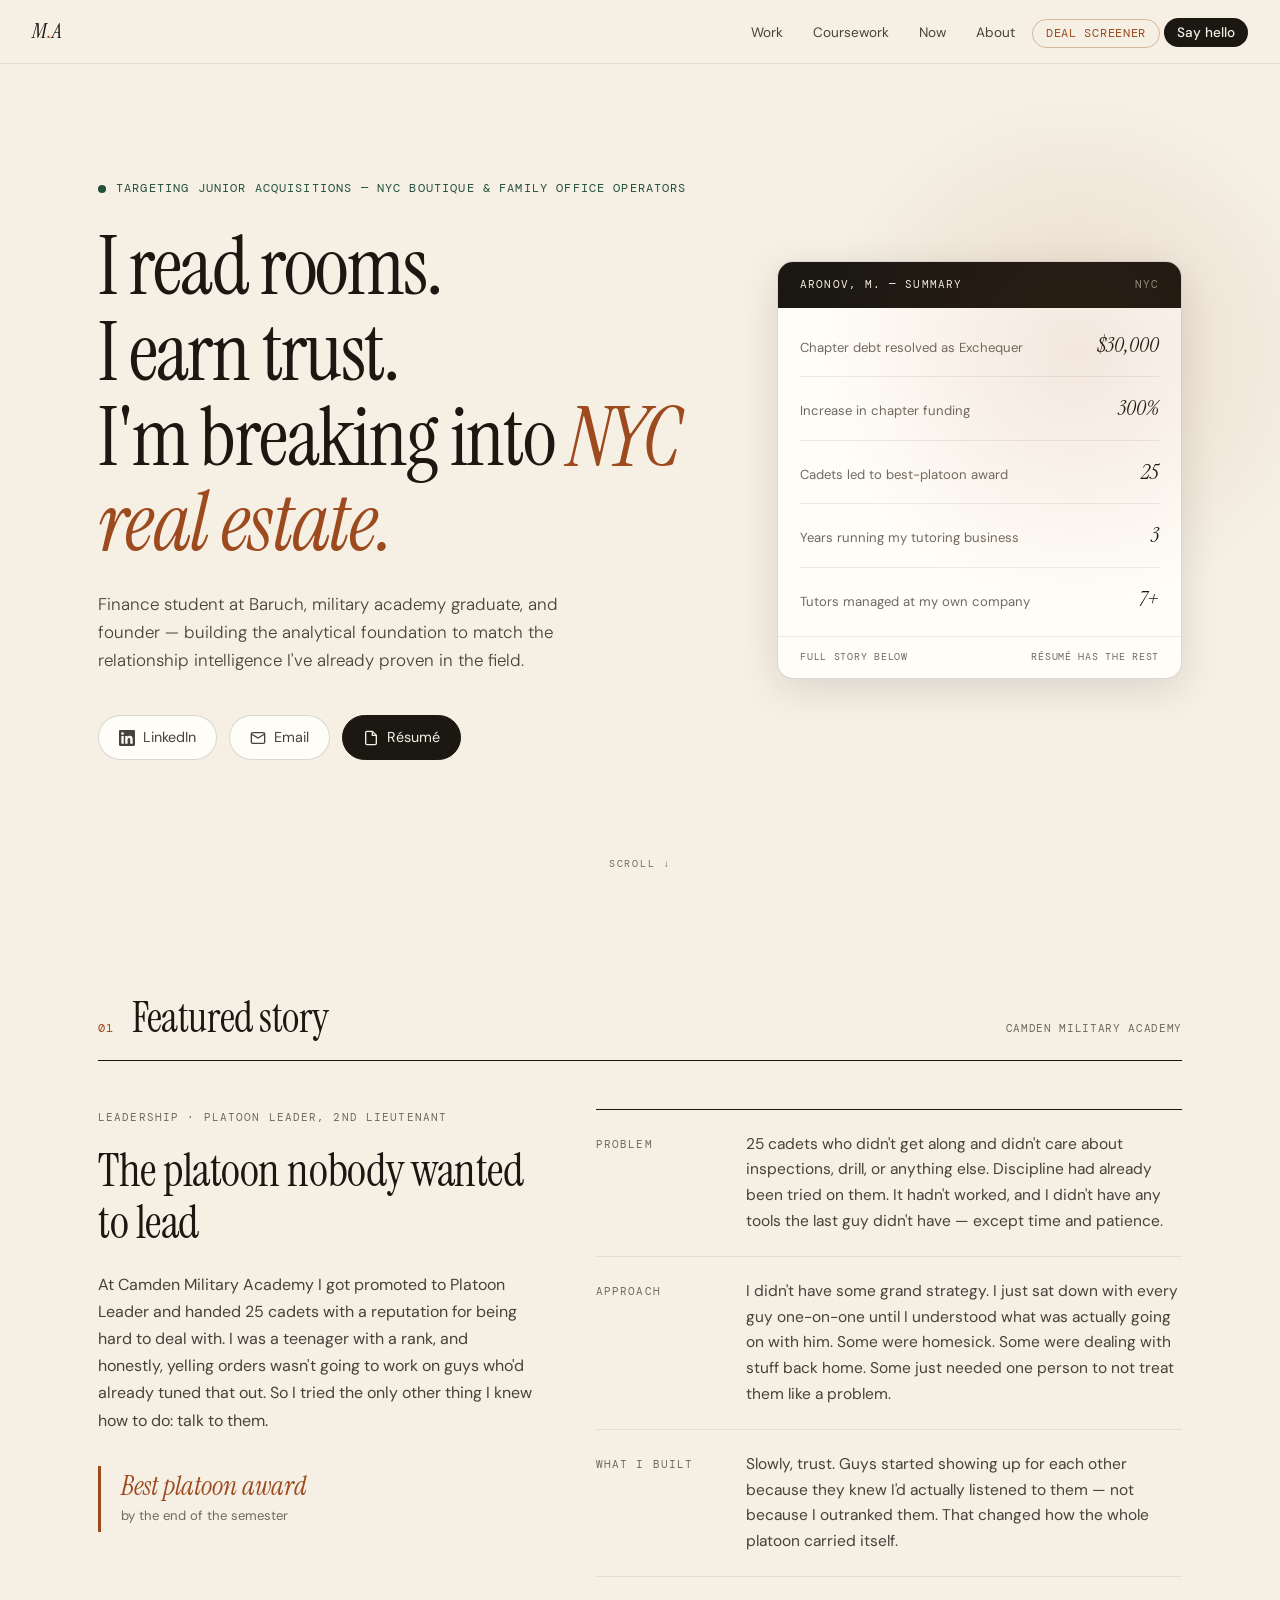
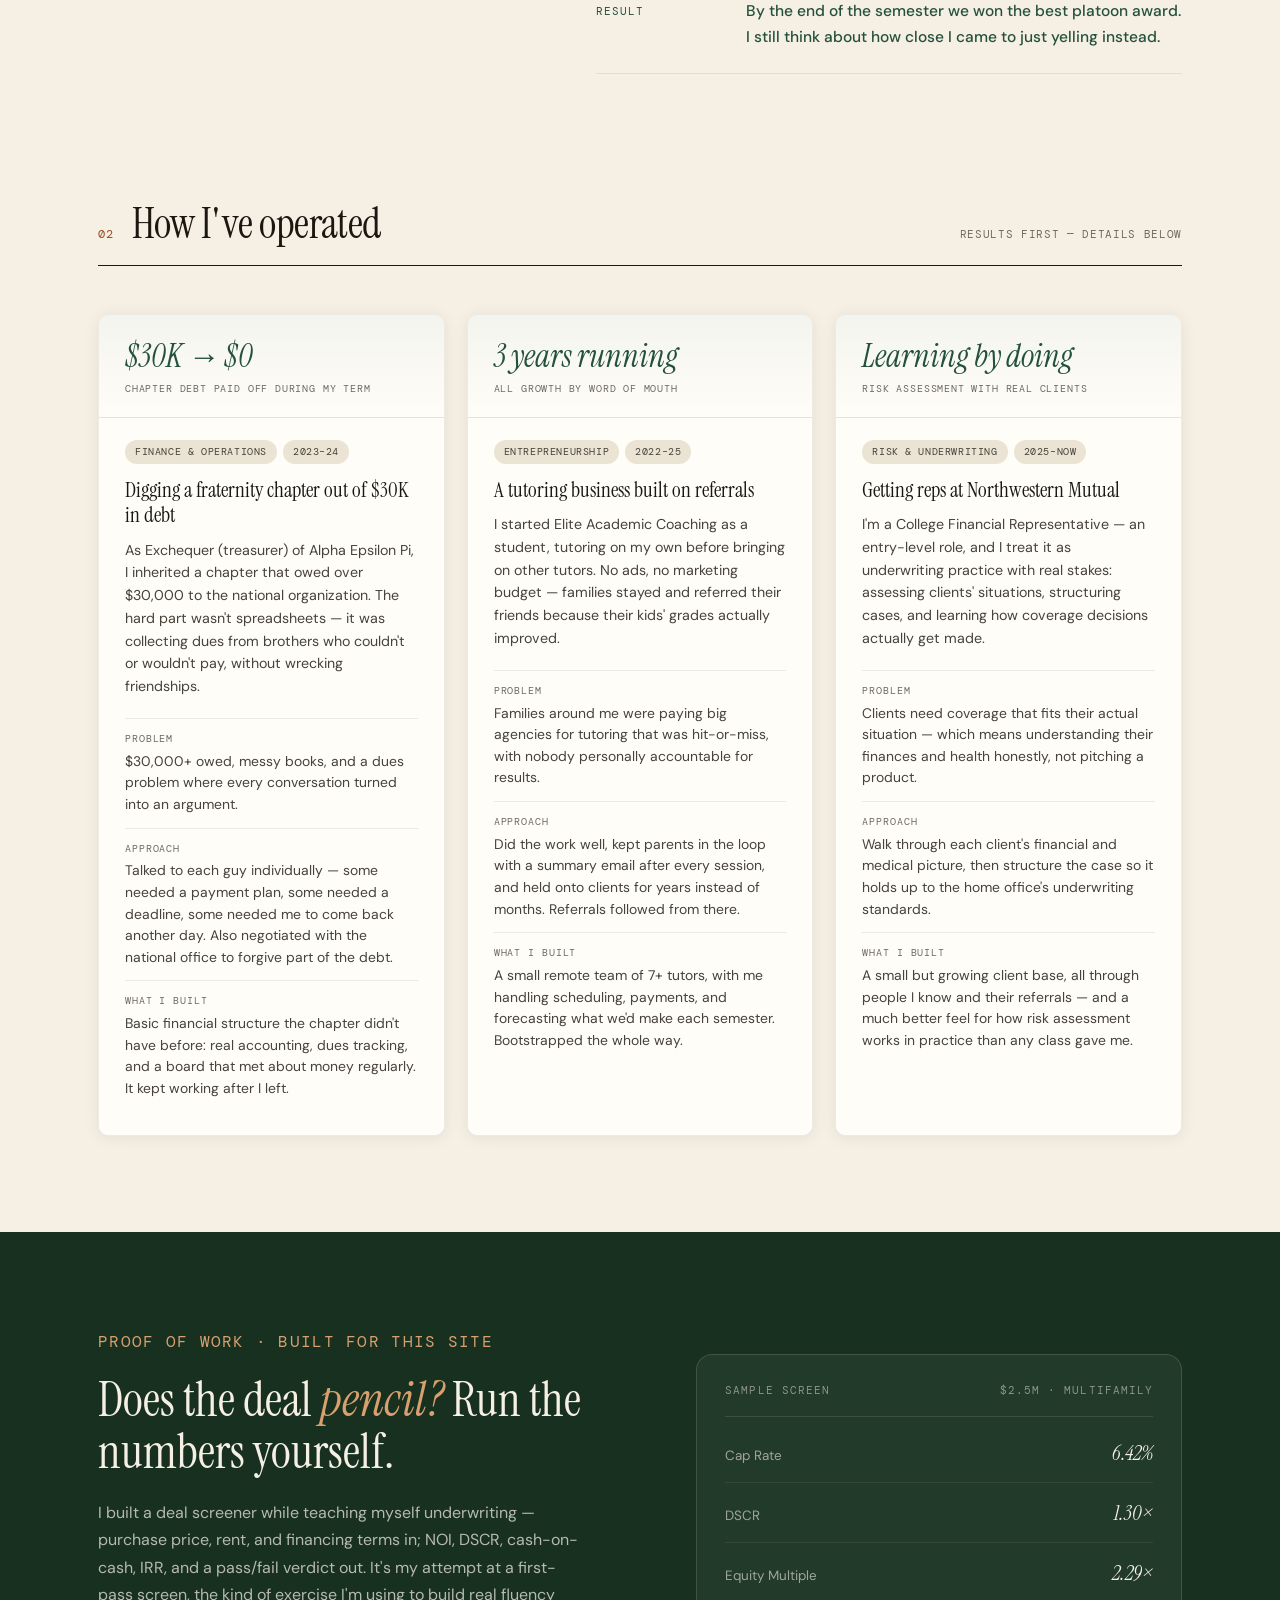
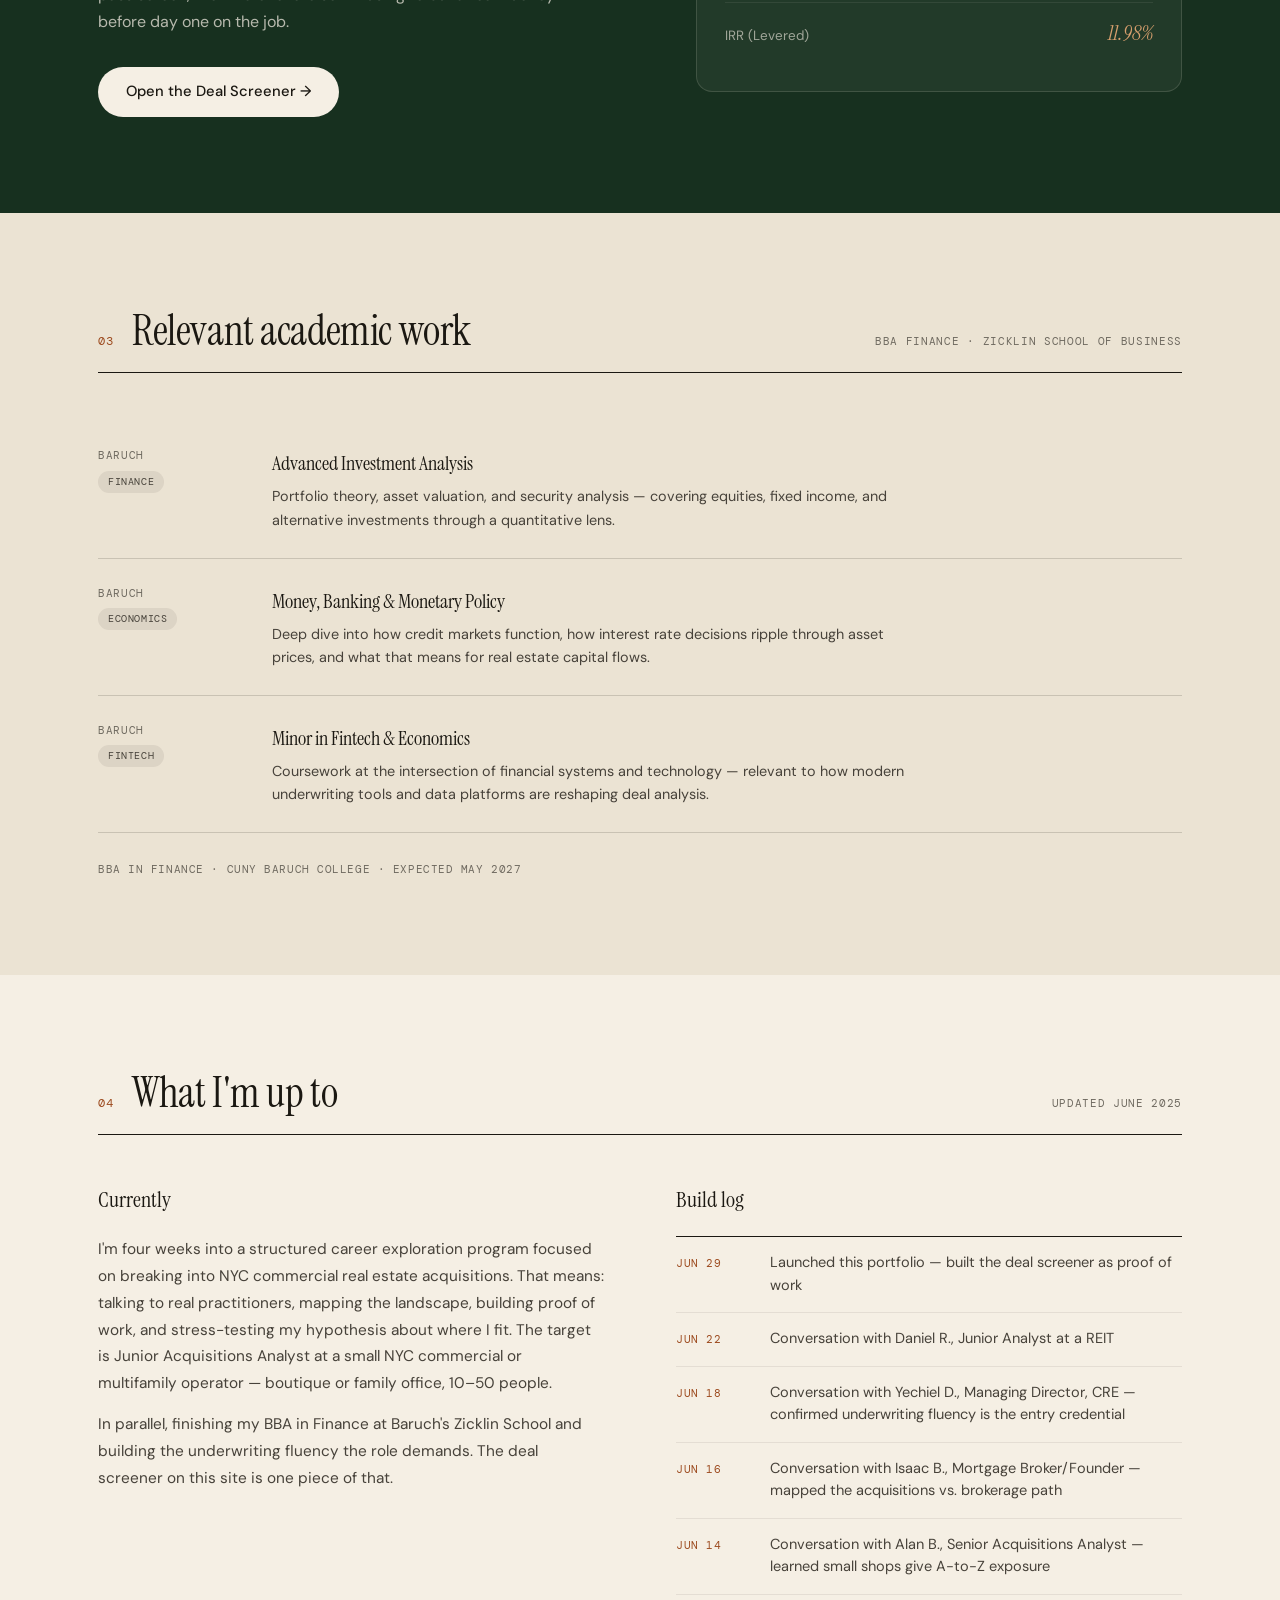
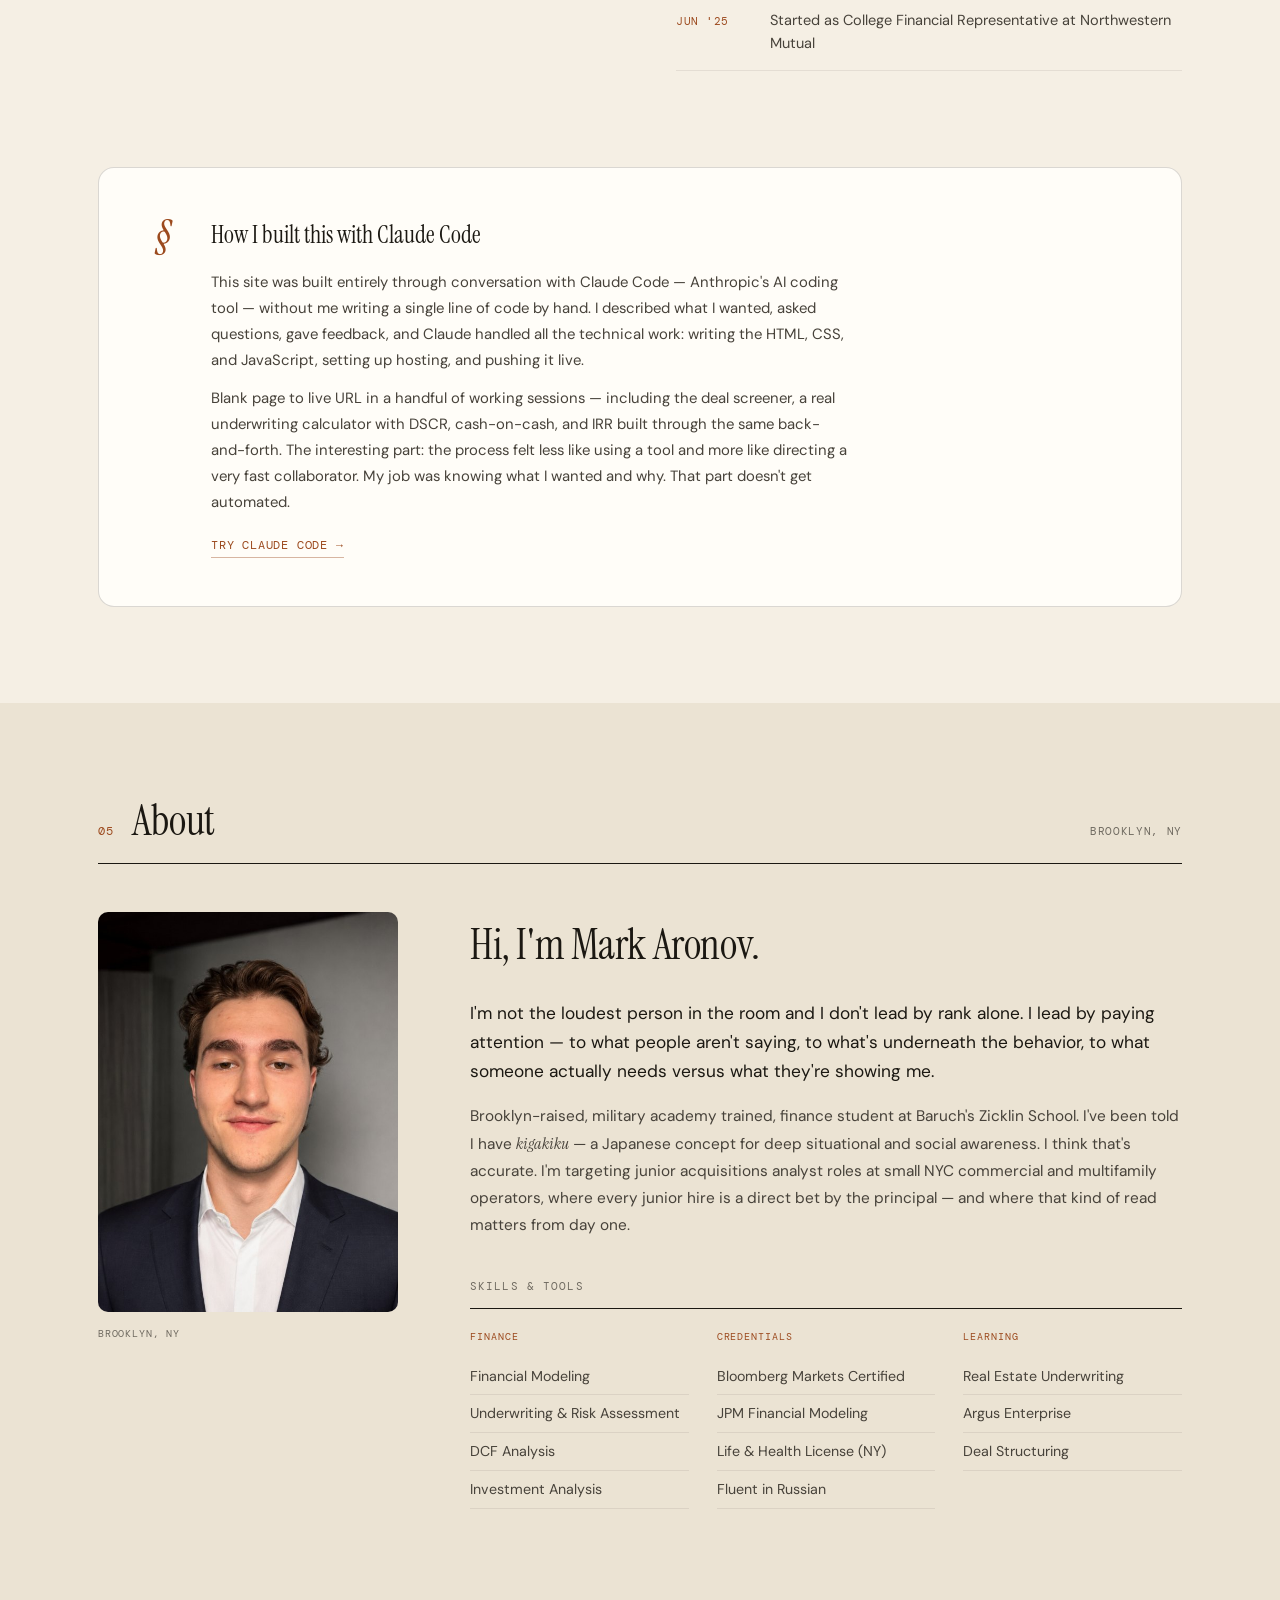
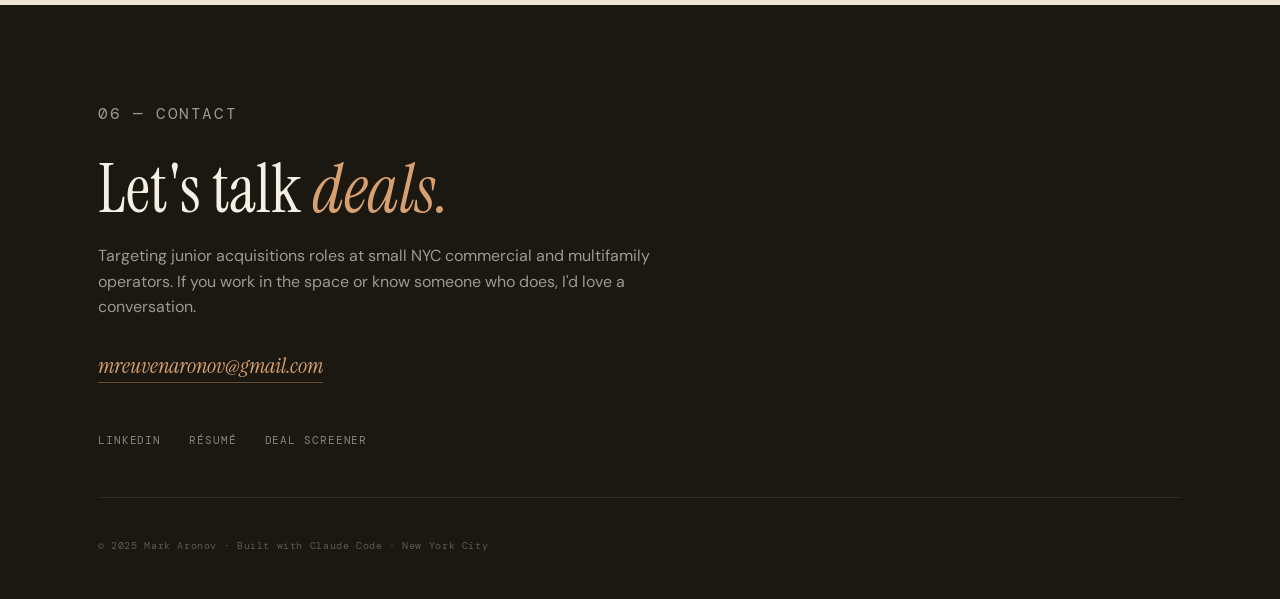
<file: index.html>
<!DOCTYPE html>
<html lang="en">
<head>
  <meta charset="UTF-8" />
  <meta name="viewport" content="width=device-width, initial-scale=1.0" />
  <title>Mark Aronov — Breaking into NYC CRE</title>
  <meta name="description" content="Finance student at Baruch targeting junior acquisitions roles at NYC boutique and family office real estate operators. Portfolio, coursework, and a live deal screener." />
  <meta property="og:title" content="Mark Aronov — Breaking into NYC CRE" />
  <meta property="og:description" content="I read rooms. I earn trust. I'm breaking into NYC real estate. Portfolio + live deal screener." />
  <meta property="og:type" content="website" />
  <meta property="og:image" content="headshot.jpg" />
  <link rel="stylesheet" href="style.css" />
  <link rel="preconnect" href="https://fonts.googleapis.com" />
  <link rel="preconnect" href="https://fonts.gstatic.com" crossorigin />
  <link href="https://fonts.googleapis.com/css2?family=Instrument+Serif:ital@0;1&family=DM+Sans:ital,opsz,wght@0,9..40,300;0,9..40,400;0,9..40,500;1,9..40,300&family=DM+Mono:wght@400;500&display=swap" rel="stylesheet" />
</head>
<body>

  <!-- STICKY NAV -->
  <nav id="nav">
    <a href="#" class="nav-logo">M<em>.</em>A</a>
    <ul class="nav-links">
      <li><a href="#work">Work</a></li>
      <li><a href="#coursework">Coursework</a></li>
      <li><a href="#now">Now</a></li>
      <li><a href="#about">About</a></li>
      <li><a href="screener.html" class="nav-tool">Deal Screener</a></li>
      <li><a href="#contact" class="nav-cta">Say hello</a></li>
    </ul>
    <button class="nav-hamburger" aria-label="Toggle menu">
      <span></span><span></span><span></span>
    </button>
  </nav>

  <div class="mobile-menu" id="mobileMenu">
    <a href="#work" class="mobile-link">Work</a>
    <a href="#coursework" class="mobile-link">Coursework</a>
    <a href="#now" class="mobile-link">Now</a>
    <a href="#about" class="mobile-link">About</a>
    <a href="screener.html" class="mobile-link">Deal Screener</a>
    <a href="#contact" class="mobile-link">Say hello</a>
  </div>

  <!-- HERO -->
  <section id="hero">
    <div class="container hero-grid">
      <div class="hero-copy">
        <p class="hero-eyebrow">Targeting Junior Acquisitions — NYC boutique &amp; family office operators</p>
        <h1 class="hero-headline">
          I read rooms.<br />
          I earn trust.<br />
          I'm breaking into <em>NYC real estate.</em>
        </h1>
        <p class="hero-sub">
          Finance student at Baruch, military academy graduate, and founder — building the analytical foundation to match the relationship intelligence I've already proven in the field.
        </p>
        <div class="hero-links">
          <a href="https://www.linkedin.com/in/mark-r-aronov/" target="_blank" rel="noopener" class="hero-link">
            <svg viewBox="0 0 24 24" fill="currentColor"><path d="M20.447 20.452h-3.554v-5.569c0-1.328-.027-3.037-1.852-3.037-1.853 0-2.136 1.445-2.136 2.939v5.667H9.351V9h3.414v1.561h.046c.477-.9 1.637-1.85 3.37-1.85 3.601 0 4.267 2.37 4.267 5.455v6.286zM5.337 7.433a2.062 2.062 0 01-2.063-2.065 2.064 2.064 0 112.063 2.065zm1.782 13.019H3.555V9h3.564v11.452zM22.225 0H1.771C.792 0 0 .774 0 1.729v20.542C0 23.227.792 24 1.771 24h20.451C23.2 24 24 23.227 24 22.271V1.729C24 .774 23.2 0 22.222 0h.003z"/></svg>
            LinkedIn
          </a>
          <a href="mailto:mreuvenaronov@gmail.com" class="hero-link">
            <svg viewBox="0 0 24 24" fill="none" stroke="currentColor" stroke-width="2"><path d="M4 4h16c1.1 0 2 .9 2 2v12c0 1.1-.9 2-2 2H4c-1.1 0-2-.9-2-2V6c0-1.1.9-2 2-2z"/><polyline points="22,6 12,12 2,6"/></svg>
            Email
          </a>
          <a href="resume.pdf" target="_blank" rel="noopener" class="hero-link hero-link--resume">
            <svg viewBox="0 0 24 24" fill="none" stroke="currentColor" stroke-width="2"><path d="M14 2H6a2 2 0 00-2 2v16a2 2 0 002 2h12a2 2 0 002-2V8z"/><polyline points="14 2 14 8 20 8"/></svg>
            Résumé
          </a>
        </div>
      </div>

      <!-- Deal-sheet: the track record, styled like a term sheet -->
      <aside class="hero-sheet" aria-label="Track record summary">
        <div class="hero-sheet-head">
          <span>Aronov, M. — Summary</span>
          <span>NYC</span>
        </div>
        <dl class="hero-sheet-rows">
          <div class="sheet-row">
            <dt>Chapter debt resolved as Exchequer</dt>
            <dd>$30,000</dd>
          </div>
          <div class="sheet-row">
            <dt>Increase in chapter funding</dt>
            <dd>300%</dd>
          </div>
          <div class="sheet-row">
            <dt>Cadets led to best-platoon award</dt>
            <dd>25</dd>
          </div>
          <div class="sheet-row">
            <dt>Years running my tutoring business</dt>
            <dd>3</dd>
          </div>
          <div class="sheet-row">
            <dt>Tutors managed at my own company</dt>
            <dd>7+</dd>
          </div>
        </dl>
        <div class="hero-sheet-foot">
          <span>Full story below</span>
          <span>Résumé has the rest</span>
        </div>
      </aside>
    </div>
    <div class="hero-scroll-hint">scroll ↓</div>
  </section>

  <!-- FEATURED STORY -->
  <section id="featured">
    <div class="container">
      <div class="section-head">
        <span class="section-num">01</span>
        <h2>Featured story</h2>
        <span class="head-note">Camden Military Academy</span>
      </div>
      <div class="featured-frame">
        <div class="featured-side">
          <p class="featured-kicker">Leadership · Platoon Leader, 2nd Lieutenant</p>
          <h3 class="featured-title">The platoon nobody wanted to lead</h3>
          <p class="featured-desc">
            At Camden Military Academy I got promoted to Platoon Leader and handed 25 cadets with a reputation for being hard to deal with. I was a teenager with a rank, and honestly, yelling orders wasn't going to work on guys who'd already tuned that out. So I tried the only other thing I knew how to do: talk to them.
          </p>
          <div class="featured-pull">
            <strong>Best platoon award</strong>
            <span>by the end of the semester</span>
          </div>
        </div>
        <div class="featured-details">
          <div class="detail-row">
            <span class="detail-label">Problem</span>
            <p>25 cadets who didn't get along and didn't care about inspections, drill, or anything else. Discipline had already been tried on them. It hadn't worked, and I didn't have any tools the last guy didn't have — except time and patience.</p>
          </div>
          <div class="detail-row">
            <span class="detail-label">Approach</span>
            <p>I didn't have some grand strategy. I just sat down with every guy one-on-one until I understood what was actually going on with him. Some were homesick. Some were dealing with stuff back home. Some just needed one person to not treat them like a problem.</p>
          </div>
          <div class="detail-row">
            <span class="detail-label">What I built</span>
            <p>Slowly, trust. Guys started showing up for each other because they knew I'd actually listened to them — not because I outranked them. That changed how the whole platoon carried itself.</p>
          </div>
          <div class="detail-row detail-row--result">
            <span class="detail-label">Result</span>
            <p class="result-text">By the end of the semester we won the best platoon award. I still think about how close I came to just yelling instead.</p>
          </div>
        </div>
      </div>
    </div>
  </section>

  <!-- SELECTED WORK GRID -->
  <section id="work">
    <div class="container">
      <div class="section-head">
        <span class="section-num">02</span>
        <h2>How I've operated</h2>
        <span class="head-note">Results first — details below</span>
      </div>
      <div class="work-grid">

        <article class="work-card">
          <div class="work-result-band">
            <div class="work-result-stat">$30K → $0</div>
            <div class="work-result-caption">Chapter debt paid off during my term</div>
          </div>
          <div class="work-card-header">
            <div class="work-tags">
              <span class="work-tag">Finance &amp; Operations</span>
              <span class="work-tag">2023–24</span>
            </div>
            <h3>Digging a fraternity chapter out of $30K in debt</h3>
            <p class="work-summary">As Exchequer (treasurer) of Alpha Epsilon Pi, I inherited a chapter that owed over $30,000 to the national organization. The hard part wasn't spreadsheets — it was collecting dues from brothers who couldn't or wouldn't pay, without wrecking friendships.</p>
          </div>
          <div class="work-card-body">
            <div class="work-row"><span>Problem</span><p>$30,000+ owed, messy books, and a dues problem where every conversation turned into an argument.</p></div>
            <div class="work-row"><span>Approach</span><p>Talked to each guy individually — some needed a payment plan, some needed a deadline, some needed me to come back another day. Also negotiated with the national office to forgive part of the debt.</p></div>
            <div class="work-row"><span>What I built</span><p>Basic financial structure the chapter didn't have before: real accounting, dues tracking, and a board that met about money regularly. It kept working after I left.</p></div>
          </div>
        </article>

        <article class="work-card">
          <div class="work-result-band">
            <div class="work-result-stat">3 years running</div>
            <div class="work-result-caption">All growth by word of mouth</div>
          </div>
          <div class="work-card-header">
            <div class="work-tags">
              <span class="work-tag">Entrepreneurship</span>
              <span class="work-tag">2022–25</span>
            </div>
            <h3>A tutoring business built on referrals</h3>
            <p class="work-summary">I started Elite Academic Coaching as a student, tutoring on my own before bringing on other tutors. No ads, no marketing budget — families stayed and referred their friends because their kids' grades actually improved.</p>
          </div>
          <div class="work-card-body">
            <div class="work-row"><span>Problem</span><p>Families around me were paying big agencies for tutoring that was hit-or-miss, with nobody personally accountable for results.</p></div>
            <div class="work-row"><span>Approach</span><p>Did the work well, kept parents in the loop with a summary email after every session, and held onto clients for years instead of months. Referrals followed from there.</p></div>
            <div class="work-row"><span>What I built</span><p>A small remote team of 7+ tutors, with me handling scheduling, payments, and forecasting what we'd make each semester. Bootstrapped the whole way.</p></div>
          </div>
        </article>

        <article class="work-card">
          <div class="work-result-band">
            <div class="work-result-stat">Learning by doing</div>
            <div class="work-result-caption">Risk assessment with real clients</div>
          </div>
          <div class="work-card-header">
            <div class="work-tags">
              <span class="work-tag">Risk &amp; Underwriting</span>
              <span class="work-tag">2025–Now</span>
            </div>
            <h3>Getting reps at Northwestern Mutual</h3>
            <p class="work-summary">I'm a College Financial Representative — an entry-level role, and I treat it as underwriting practice with real stakes: assessing clients' situations, structuring cases, and learning how coverage decisions actually get made.</p>
          </div>
          <div class="work-card-body">
            <div class="work-row"><span>Problem</span><p>Clients need coverage that fits their actual situation — which means understanding their finances and health honestly, not pitching a product.</p></div>
            <div class="work-row"><span>Approach</span><p>Walk through each client's financial and medical picture, then structure the case so it holds up to the home office's underwriting standards.</p></div>
            <div class="work-row"><span>What I built</span><p>A small but growing client base, all through people I know and their referrals — and a much better feel for how risk assessment works in practice than any class gave me.</p></div>
          </div>
        </article>

      </div>
    </div>
  </section>

  <!-- DEAL SCREENER BAND -->
  <section id="tool">
    <div class="container">
      <div class="tool-grid">
        <div class="tool-copy">
          <p class="mono" style="color:#d8a06e; margin-bottom:18px;">Proof of work · Built for this site</p>
          <h2>Does the deal <em>pencil?</em> Run the numbers yourself.</h2>
          <p>I built a deal screener while teaching myself underwriting — purchase price, rent, and financing terms in; NOI, DSCR, cash-on-cash, IRR, and a pass/fail verdict out. It's my attempt at a first-pass screen, the kind of exercise I'm using to build real fluency before day one on the job.</p>
          <a href="screener.html" class="tool-cta">Open the Deal Screener →</a>
        </div>
        <div class="tool-preview" aria-hidden="true">
          <div class="tool-preview-head">
            <span>Sample screen</span>
            <span>$2.5M · Multifamily</span>
          </div>
          <div class="tool-metric"><span>Cap Rate</span><strong>6.42%</strong></div>
          <div class="tool-metric"><span>DSCR</span><strong>1.30×</strong></div>
          <div class="tool-metric"><span>Equity Multiple</span><strong>2.29×</strong></div>
          <div class="tool-metric"><span>IRR (Levered)</span><strong class="hot">11.98%</strong></div>
        </div>
      </div>
    </div>
  </section>

  <!-- COURSEWORK -->
  <section id="coursework">
    <div class="container">
      <div class="section-head">
        <span class="section-num">03</span>
        <h2>Relevant academic work</h2>
        <span class="head-note">BBA Finance · Zicklin School of Business</span>
      </div>
      <div class="writing-list">

        <div class="writing-item">
          <div class="writing-meta">
            <span class="writing-date">Baruch</span>
            <span class="writing-tag">Finance</span>
          </div>
          <div>
            <h3>Advanced Investment Analysis</h3>
            <p>Portfolio theory, asset valuation, and security analysis — covering equities, fixed income, and alternative investments through a quantitative lens.</p>
          </div>
        </div>

        <div class="writing-item">
          <div class="writing-meta">
            <span class="writing-date">Baruch</span>
            <span class="writing-tag">Economics</span>
          </div>
          <div>
            <h3>Money, Banking &amp; Monetary Policy</h3>
            <p>Deep dive into how credit markets function, how interest rate decisions ripple through asset prices, and what that means for real estate capital flows.</p>
          </div>
        </div>

        <div class="writing-item">
          <div class="writing-meta">
            <span class="writing-date">Baruch</span>
            <span class="writing-tag">Fintech</span>
          </div>
          <div>
            <h3>Minor in Fintech &amp; Economics</h3>
            <p>Coursework at the intersection of financial systems and technology — relevant to how modern underwriting tools and data platforms are reshaping deal analysis.</p>
          </div>
        </div>

      </div>
      <p class="coursework-note">BBA in Finance · CUNY Baruch College · Expected May 2027</p>
    </div>
  </section>

  <!-- NOW / BUILD LOG -->
  <section id="now">
    <div class="container">
      <div class="section-head">
        <span class="section-num">04</span>
        <h2>What I'm up to</h2>
        <span class="head-note">Updated June 2025</span>
      </div>
      <div class="now-grid">
        <div class="now-current">
          <h3>Currently</h3>
          <p>I'm four weeks into a structured career exploration program focused on breaking into NYC commercial real estate acquisitions. That means: talking to real practitioners, mapping the landscape, building proof of work, and stress-testing my hypothesis about where I fit. The target is Junior Acquisitions Analyst at a small NYC commercial or multifamily operator — boutique or family office, 10–50 people.</p>
          <p>In parallel, finishing my BBA in Finance at Baruch's Zicklin School and building the underwriting fluency the role demands. The deal screener on this site is one piece of that.</p>
        </div>
        <div class="now-log">
          <h3>Build log</h3>
          <ul class="log-list">
            <li>
              <span class="log-date">Jun 29</span>
              <span class="log-text">Launched this portfolio — built the deal screener as proof of work</span>
            </li>
            <li>
              <span class="log-date">Jun 22</span>
              <span class="log-text">Conversation with Daniel R., Junior Analyst at a REIT</span>
            </li>
            <li>
              <span class="log-date">Jun 18</span>
              <span class="log-text">Conversation with Yechiel D., Managing Director, CRE — confirmed underwriting fluency is the entry credential</span>
            </li>
            <li>
              <span class="log-date">Jun 16</span>
              <span class="log-text">Conversation with Isaac B., Mortgage Broker/Founder — mapped the acquisitions vs. brokerage path</span>
            </li>
            <li>
              <span class="log-date">Jun 14</span>
              <span class="log-text">Conversation with Alan B., Senior Acquisitions Analyst — learned small shops give A-to-Z exposure</span>
            </li>
            <li>
              <span class="log-date">Jun '25</span>
              <span class="log-text">Started as College Financial Representative at Northwestern Mutual</span>
            </li>
          </ul>
        </div>
      </div>
    </div>
  </section>

  <!-- HOW I BUILT THIS -->
  <section id="built-with">
    <div class="container">
      <div class="built-card">
        <div class="built-mark">§</div>
        <div>
          <h2>How I built this with Claude Code</h2>
          <p>
            This site was built entirely through conversation with Claude Code — Anthropic's AI coding tool — without me writing a single line of code by hand. I described what I wanted, asked questions, gave feedback, and Claude handled all the technical work: writing the HTML, CSS, and JavaScript, setting up hosting, and pushing it live.
          </p>
          <p>
            Blank page to live URL in a handful of working sessions — including the deal screener, a real underwriting calculator with DSCR, cash-on-cash, and IRR built through the same back-and-forth. The interesting part: the process felt less like using a tool and more like directing a very fast collaborator. My job was knowing what I wanted and why. That part doesn't get automated.
          </p>
          <a href="https://claude.ai/code" target="_blank" rel="noopener" class="built-link">Try Claude Code →</a>
        </div>
      </div>
    </div>
  </section>

  <!-- ABOUT -->
  <section id="about">
    <div class="container">
      <div class="section-head">
        <span class="section-num">05</span>
        <h2>About</h2>
        <span class="head-note">Brooklyn, NY</span>
      </div>
      <div class="about-grid">
        <div class="about-photo">
          <div class="photo-frame" id="photoFrame">
            <img src="headshot.jpg" alt="Mark Aronov" width="760" height="760" />
          </div>
          <p class="photo-caption">Brooklyn, NY</p>
        </div>
        <div class="about-content">
          <h2>Hi, I'm Mark Aronov.</h2>
          <p class="about-lead">
            I'm not the loudest person in the room and I don't lead by rank alone. I lead by paying attention — to what people aren't saying, to what's underneath the behavior, to what someone actually needs versus what they're showing me.
          </p>
          <p>
            Brooklyn-raised, military academy trained, finance student at Baruch's Zicklin School. I've been told I have <em>kigakiku</em> — a Japanese concept for deep situational and social awareness. I think that's accurate. I'm targeting junior acquisitions analyst roles at small NYC commercial and multifamily operators, where every junior hire is a direct bet by the principal — and where that kind of read matters from day one.
          </p>
          <div class="skills-block">
            <h3>Skills &amp; tools</h3>
            <div class="skills-grid">
              <div class="skill-group">
                <span class="skill-group-label">Finance</span>
                <ul>
                  <li>Financial Modeling</li>
                  <li>Underwriting &amp; Risk Assessment</li>
                  <li>DCF Analysis</li>
                  <li>Investment Analysis</li>
                </ul>
              </div>
              <div class="skill-group">
                <span class="skill-group-label">Credentials</span>
                <ul>
                  <li>Bloomberg Markets Certified</li>
                  <li>JPM Financial Modeling</li>
                  <li>Life &amp; Health License (NY)</li>
                  <li>Fluent in Russian</li>
                </ul>
              </div>
              <div class="skill-group">
                <span class="skill-group-label">Learning</span>
                <ul>
                  <li>Real Estate Underwriting</li>
                  <li>Argus Enterprise</li>
                  <li>Deal Structuring</li>
                </ul>
              </div>
            </div>
          </div>
        </div>
      </div>
    </div>
  </section>

  <!-- CONTACT FOOTER -->
  <footer id="contact">
    <div class="container">
      <div class="footer-inner">
        <div class="footer-cta">
          <p class="footer-kicker">06 — Contact</p>
          <h2>Let's talk <em>deals.</em></h2>
          <p>Targeting junior acquisitions roles at small NYC commercial and multifamily operators. If you work in the space or know someone who does, I'd love a conversation.</p>
          <a href="mailto:mreuvenaronov@gmail.com" class="footer-email">mreuvenaronov@gmail.com</a>
        </div>
        <div class="footer-links">
          <a href="https://www.linkedin.com/in/mark-r-aronov/" target="_blank" rel="noopener">LinkedIn</a>
          <a href="resume.pdf" target="_blank" rel="noopener">Résumé</a>
          <a href="screener.html">Deal Screener</a>
        </div>
        <p class="footer-copy">© 2025 Mark Aronov · Built with Claude Code · New York City</p>
      </div>
    </div>
  </footer>

  <script src="script.js"></script>
</body>
</html>
</file>
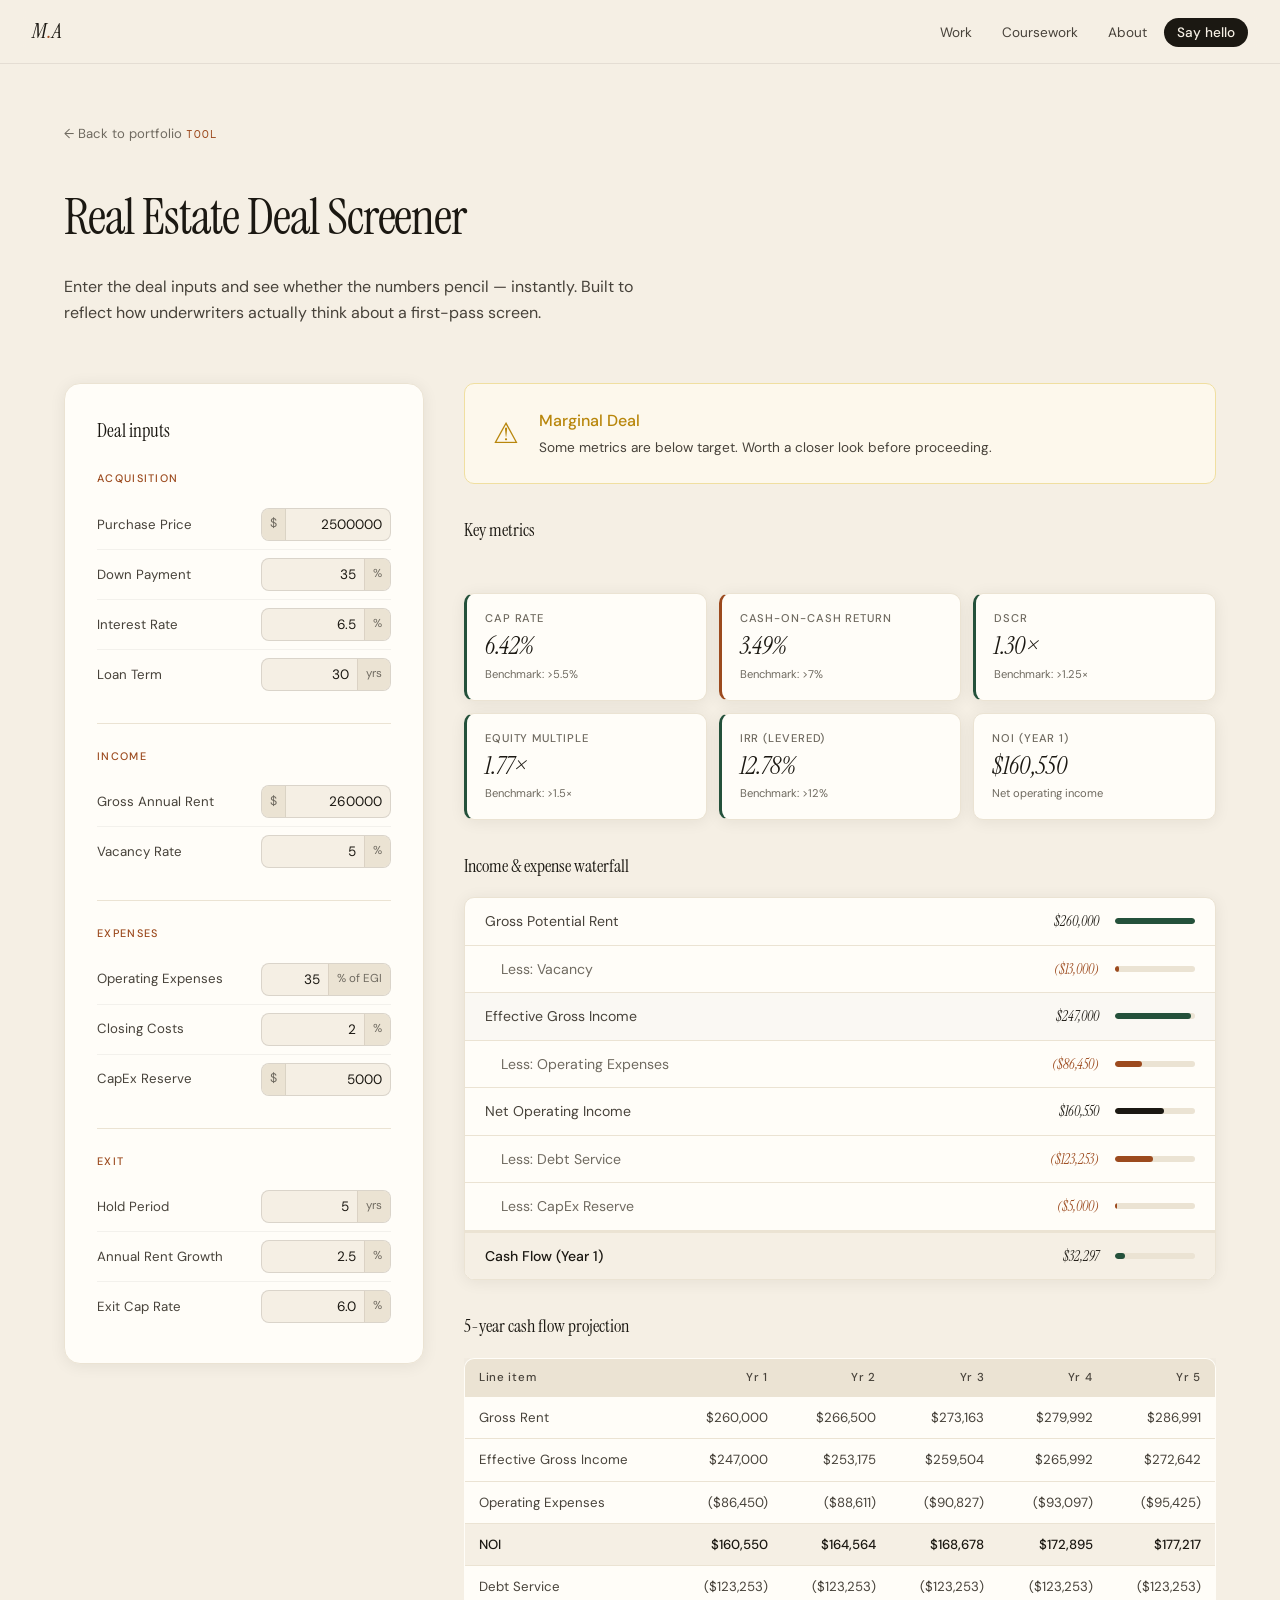
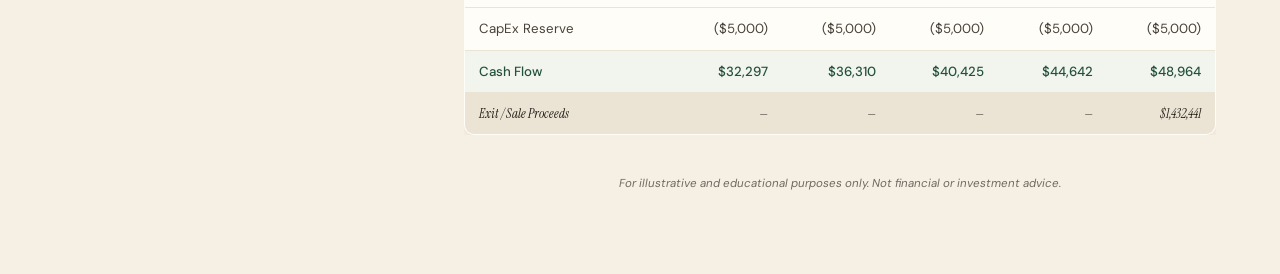
<file: screener.html>
<!DOCTYPE html>
<html lang="en">
<head>
  <meta charset="UTF-8" />
  <meta name="viewport" content="width=device-width, initial-scale=1.0" />
  <title>Deal Screener — Mark Aronov</title>
  <link rel="stylesheet" href="style.css" />
  <link rel="preconnect" href="https://fonts.googleapis.com" />
  <link rel="preconnect" href="https://fonts.gstatic.com" crossorigin />
  <link href="https://fonts.googleapis.com/css2?family=Instrument+Serif:ital@0;1&family=DM+Sans:ital,opsz,wght@0,9..40,300;0,9..40,400;0,9..40,500;1,9..40,300&family=DM+Mono:wght@400;500&display=swap" rel="stylesheet" />
  <link rel="stylesheet" href="screener.css" />
</head>
<body class="screener-page">

  <nav id="nav">
    <a href="index.html" class="nav-logo">M<em>.</em>A</a>
    <ul class="nav-links">
      <li><a href="index.html#work">Work</a></li>
      <li><a href="index.html#coursework">Coursework</a></li>
      <li><a href="index.html#about">About</a></li>
      <li><a href="index.html#contact" class="nav-cta">Say hello</a></li>
    </ul>
    <button class="nav-hamburger" aria-label="Toggle menu">
      <span></span><span></span><span></span>
    </button>
  </nav>

  <div class="mobile-menu" id="mobileMenu">
    <a href="index.html#work" class="mobile-link">Work</a>
    <a href="index.html#coursework" class="mobile-link">Coursework</a>
    <a href="index.html#about" class="mobile-link">About</a>
    <a href="index.html#contact" class="mobile-link">Say hello</a>
  </div>

  <main class="screener-main">
    <div class="screener-header">
      <a href="index.html" class="back-link">← Back to portfolio</a>
      <span class="section-label">Tool</span>
      <h1>Real Estate Deal Screener</h1>
      <p class="screener-subtitle">Enter the deal inputs and see whether the numbers pencil — instantly. Built to reflect how underwriters actually think about a first-pass screen.</p>
    </div>

    <div class="screener-layout">

      <!-- INPUTS -->
      <div class="screener-inputs">
        <h2>Deal inputs</h2>

        <div class="input-group">
          <span class="input-group-label">Acquisition</span>
          <div class="input-row">
            <label for="purchasePrice">Purchase Price</label>
            <div class="input-wrap">
              <span class="input-prefix">$</span>
              <input type="number" id="purchasePrice" value="2500000" min="0" step="50000" />
            </div>
          </div>
          <div class="input-row">
            <label for="downPayment">Down Payment</label>
            <div class="input-wrap">
              <input type="number" id="downPayment" value="35" min="0" max="100" step="1" />
              <span class="input-suffix">%</span>
            </div>
          </div>
          <div class="input-row">
            <label for="interestRate">Interest Rate</label>
            <div class="input-wrap">
              <input type="number" id="interestRate" value="6.5" min="0" max="20" step="0.1" />
              <span class="input-suffix">%</span>
            </div>
          </div>
          <div class="input-row">
            <label for="loanTerm">Loan Term</label>
            <div class="input-wrap">
              <input type="number" id="loanTerm" value="30" min="1" max="40" step="1" />
              <span class="input-suffix">yrs</span>
            </div>
          </div>
        </div>

        <div class="input-group">
          <span class="input-group-label">Income</span>
          <div class="input-row">
            <label for="grossRent">Gross Annual Rent</label>
            <div class="input-wrap">
              <span class="input-prefix">$</span>
              <input type="number" id="grossRent" value="260000" min="0" step="5000" />
            </div>
          </div>
          <div class="input-row">
            <label for="vacancyRate">Vacancy Rate</label>
            <div class="input-wrap">
              <input type="number" id="vacancyRate" value="5" min="0" max="100" step="1" />
              <span class="input-suffix">%</span>
            </div>
          </div>
        </div>

        <div class="input-group">
          <span class="input-group-label">Expenses</span>
          <div class="input-row">
            <label for="opexRate">Operating Expenses</label>
            <div class="input-wrap">
              <input type="number" id="opexRate" value="35" min="0" max="100" step="1" />
              <span class="input-suffix">% of EGI</span>
            </div>
          </div>
          <div class="input-row">
            <label for="closingCosts">Closing Costs</label>
            <div class="input-wrap">
              <input type="number" id="closingCosts" value="2" min="0" max="20" step="0.5" />
              <span class="input-suffix">%</span>
            </div>
          </div>
          <div class="input-row">
            <label for="capex">CapEx Reserve</label>
            <div class="input-wrap">
              <span class="input-prefix">$</span>
              <input type="number" id="capex" value="5000" min="0" step="1000" />
            </div>
          </div>
        </div>

        <div class="input-group">
          <span class="input-group-label">Exit</span>
          <div class="input-row">
            <label for="holdPeriod">Hold Period</label>
            <div class="input-wrap">
              <input type="number" id="holdPeriod" value="5" min="1" max="30" step="1" />
              <span class="input-suffix">yrs</span>
            </div>
          </div>
          <div class="input-row">
            <label for="rentGrowth">Annual Rent Growth</label>
            <div class="input-wrap">
              <input type="number" id="rentGrowth" value="2.5" min="0" max="20" step="0.5" />
              <span class="input-suffix">%</span>
            </div>
          </div>
          <div class="input-row">
            <label for="exitCapRate">Exit Cap Rate</label>
            <div class="input-wrap">
              <input type="number" id="exitCapRate" value="6.0" min="0" max="20" step="0.25" />
              <span class="input-suffix">%</span>
            </div>
          </div>
        </div>
      </div>

      <!-- RESULTS -->
      <div class="screener-results">

        <div class="verdict-card" id="verdictCard">
          <div class="verdict-icon" id="verdictIcon">✓</div>
          <div class="verdict-text">
            <span class="verdict-label" id="verdictLabel">Deal Pencils</span>
            <p class="verdict-reason" id="verdictReason">Cash-on-cash and DSCR clear minimum thresholds.</p>
          </div>
        </div>

        <h2>Key metrics</h2>

        <div class="metrics-grid">
          <div class="metric-card">
            <span class="metric-label">Cap Rate</span>
            <span class="metric-value" id="capRate">—</span>
            <span class="metric-benchmark">Benchmark: &gt;5.5%</span>
          </div>
          <div class="metric-card">
            <span class="metric-label">Cash-on-Cash Return</span>
            <span class="metric-value" id="cocReturn">—</span>
            <span class="metric-benchmark">Benchmark: &gt;7%</span>
          </div>
          <div class="metric-card">
            <span class="metric-label">DSCR</span>
            <span class="metric-value" id="dscr">—</span>
            <span class="metric-benchmark">Benchmark: &gt;1.25×</span>
          </div>
          <div class="metric-card">
            <span class="metric-label">Equity Multiple</span>
            <span class="metric-value" id="equityMultiple">—</span>
            <span class="metric-benchmark">Benchmark: &gt;1.5×</span>
          </div>
          <div class="metric-card">
            <span class="metric-label">IRR (Levered)</span>
            <span class="metric-value" id="irr">—</span>
            <span class="metric-benchmark">Benchmark: &gt;12%</span>
          </div>
          <div class="metric-card">
            <span class="metric-label">NOI (Year 1)</span>
            <span class="metric-value" id="noi">—</span>
            <span class="metric-benchmark">Net operating income</span>
          </div>
        </div>

        <div class="waterfall">
          <h2>Income &amp; expense waterfall</h2>
          <div class="waterfall-rows" id="waterfallRows"></div>
        </div>

        <div class="dcf-table-wrap">
          <h2 id="dcfTitle">5-year cash flow projection</h2>
          <div class="dcf-scroll">
            <table class="dcf-table" id="dcfTable">
              <thead>
                <tr id="dcfHead">
                  <th>Line item</th>
                </tr>
              </thead>
              <tbody id="dcfBody"></tbody>
            </table>
          </div>
        </div>

        <p class="screener-disclaimer">For illustrative and educational purposes only. Not financial or investment advice.</p>
      </div>

    </div>
  </main>

  <script src="screener.js"></script>
  <script>
    // Nav scroll + hamburger (same as main site)
    const nav = document.getElementById('nav');
    window.addEventListener('scroll', () => nav.classList.toggle('scrolled', window.scrollY > 20));
    const hamburger = document.querySelector('.nav-hamburger');
    const mobileMenu = document.getElementById('mobileMenu');
    hamburger.addEventListener('click', () => { mobileMenu.classList.toggle('open'); hamburger.classList.toggle('open'); });
    document.querySelectorAll('.mobile-link').forEach(l => l.addEventListener('click', () => mobileMenu.classList.remove('open')));
  </script>
</body>
</html>
</file>
<file: style.css>
/* ===== RESET & TOKENS ===== */
*, *::before, *::after { box-sizing: border-box; margin: 0; padding: 0; }

:root {
  --ink: #1b1812;
  --ink-soft: #47423a;
  --ink-muted: #6f6a60;
  --paper: #f5efe4;
  --paper-warm: #ebe3d3;
  --paper-card: #fffdf8;
  --accent: #9c4a1e;
  --accent-light: #f1e4d8;
  --accent-glow: rgba(156, 74, 30, 0.12);
  --green: #24513b;
  --green-deep: #17301f;
  --line: rgba(27, 24, 18, 0.16);
  --line-soft: rgba(27, 24, 18, 0.08);
  --font-serif: 'Instrument Serif', Georgia, serif;
  --font-sans: 'DM Sans', system-ui, sans-serif;
  --font-mono: 'DM Mono', 'Courier New', monospace;
  --nav-h: 64px;
  --r: 10px;
  --r-lg: 16px;
  --shadow: 0 2px 16px rgba(27,24,18,0.07);
  --shadow-lg: 0 10px 40px rgba(27,24,18,0.12);
}

html { scroll-behavior: smooth; font-size: 16px; scroll-padding-top: calc(var(--nav-h) + 16px); }

::selection { background: var(--accent); color: var(--paper); }

:focus-visible {
  outline: 2px solid var(--accent);
  outline-offset: 3px;
  border-radius: 4px;
}

body {
  font-family: var(--font-sans);
  background: var(--paper);
  color: var(--ink);
  line-height: 1.6;
  -webkit-font-smoothing: antialiased;
}

a { color: inherit; text-decoration: none; }
ul { list-style: none; }
img { max-width: 100%; display: block; }

.container { max-width: 1140px; margin: 0 auto; padding: 0 28px; }

/* Monospace utility voice — dates, labels, figures */
.mono {
  font-family: var(--font-mono);
  font-size: 0.72rem;
  letter-spacing: 0.08em;
  text-transform: uppercase;
}

.section-label {
  display: inline-block;
  font-family: var(--font-mono);
  font-size: 0.7rem;
  letter-spacing: 0.1em;
  text-transform: uppercase;
  color: var(--accent);
  margin-bottom: 14px;
}

/* ===== NAV ===== */
#nav {
  position: fixed;
  top: 0; left: 0; right: 0;
  height: var(--nav-h);
  background: rgba(245, 239, 228, 0.9);
  backdrop-filter: blur(12px);
  -webkit-backdrop-filter: blur(12px);
  border-bottom: 1px solid var(--line-soft);
  z-index: 100;
  display: flex;
  align-items: center;
  justify-content: space-between;
  padding: 0 32px;
  transition: box-shadow 0.2s;
}
#nav.scrolled { box-shadow: var(--shadow); }

.nav-logo {
  font-family: var(--font-serif);
  font-size: 1.35rem;
  font-style: italic;
  color: var(--ink);
}
.nav-logo em { color: var(--accent); font-style: italic; }

.nav-links { display: flex; align-items: center; gap: 4px; }

.nav-links a {
  font-size: 0.85rem;
  color: var(--ink-soft);
  padding: 6px 13px;
  border-radius: 100px;
  transition: color 0.15s, background 0.15s;
}
.nav-links a:hover { color: var(--ink); background: var(--paper-warm); }
.nav-links a.active { color: var(--ink); font-weight: 500; }

.nav-links a.nav-tool {
  font-family: var(--font-mono);
  font-size: 0.72rem;
  letter-spacing: 0.06em;
  text-transform: uppercase;
  color: var(--accent);
  border: 1px solid rgba(156,74,30,0.35);
}
.nav-links a.nav-tool:hover { background: var(--accent-light); border-color: var(--accent); }

.nav-links a.nav-cta { background: var(--ink); color: var(--paper); font-weight: 500; }
.nav-links a.nav-cta:hover { background: var(--accent); }

.nav-hamburger {
  display: none;
  flex-direction: column;
  gap: 5px;
  background: none; border: none; cursor: pointer; padding: 4px;
}
.nav-hamburger span {
  display: block; width: 22px; height: 2px;
  background: var(--ink); border-radius: 2px;
  transition: transform 0.25s ease, opacity 0.2s ease;
}
.nav-hamburger.open span:nth-child(1) { transform: translateY(7px) rotate(45deg); }
.nav-hamburger.open span:nth-child(2) { opacity: 0; }
.nav-hamburger.open span:nth-child(3) { transform: translateY(-7px) rotate(-45deg); }

.mobile-menu {
  display: none;
  position: fixed;
  top: var(--nav-h); left: 0; right: 0;
  background: var(--paper);
  border-bottom: 1px solid var(--paper-warm);
  flex-direction: column;
  padding: 16px 32px 24px;
  z-index: 99;
  box-shadow: var(--shadow-lg);
}
.mobile-menu.open { display: flex; }
.mobile-link {
  padding: 13px 0;
  font-size: 1.05rem;
  color: var(--ink-soft);
  border-bottom: 1px solid var(--paper-warm);
}
.mobile-link:last-child { border-bottom: none; }

/* ===== SECTION HEADS — numbered, ruled like a term sheet ===== */
.section-head {
  display: flex;
  align-items: baseline;
  gap: 18px;
  padding-bottom: 18px;
  border-bottom: 1.5px solid var(--ink);
  margin-bottom: 48px;
}
.section-num {
  font-family: var(--font-mono);
  font-size: 0.78rem;
  letter-spacing: 0.08em;
  color: var(--accent);
}
.section-head h2 {
  font-family: var(--font-serif);
  font-size: clamp(1.7rem, 3.6vw, 2.6rem);
  font-weight: 400;
  line-height: 1.1;
  letter-spacing: -0.01em;
}
.section-head .head-note {
  margin-left: auto;
  font-family: var(--font-mono);
  font-size: 0.7rem;
  letter-spacing: 0.06em;
  text-transform: uppercase;
  color: var(--ink-muted);
  white-space: nowrap;
}

/* Inverted head for dark bands */
.section-head--invert { border-bottom-color: rgba(245,239,228,0.9); }
.section-head--invert h2 { color: var(--paper); }
.section-head--invert .head-note { color: rgba(245,239,228,0.5); }

/* ===== HERO ===== */
#hero {
  min-height: 100svh;
  display: flex;
  align-items: center;
  padding: calc(var(--nav-h) + 40px) 0 64px;
  position: relative;
}
#hero::before {
  content: '';
  position: absolute;
  top: 8%; right: -6%;
  width: 560px; height: 560px;
  background: radial-gradient(circle, var(--accent-glow) 0%, transparent 65%);
  pointer-events: none;
}

.hero-grid {
  display: grid;
  grid-template-columns: 1.5fr 1fr;
  gap: 72px;
  align-items: center;
  width: 100%;
}

.hero-eyebrow {
  font-family: var(--font-mono);
  font-size: 0.72rem;
  letter-spacing: 0.1em;
  text-transform: uppercase;
  color: var(--green);
  margin-bottom: 26px;
  display: flex;
  align-items: center;
  gap: 10px;
}
.hero-eyebrow::before {
  content: '';
  width: 8px; height: 8px;
  background: var(--green);
  border-radius: 50%;
  animation: pulse 2s infinite;
  flex-shrink: 0;
}
@keyframes pulse {
  0%, 100% { opacity: 1; transform: scale(1); }
  50% { opacity: 0.5; transform: scale(0.8); }
}

.hero-headline {
  font-family: var(--font-serif);
  font-size: clamp(2.9rem, 6.4vw, 5.4rem);
  font-weight: 400;
  line-height: 1.04;
  letter-spacing: -0.02em;
  margin-bottom: 26px;
}
.hero-headline em { font-style: italic; color: var(--accent); }

.hero-sub {
  max-width: 500px;
  font-size: 1.06rem;
  color: var(--ink-soft);
  font-weight: 300;
  line-height: 1.65;
  margin-bottom: 40px;
}

.hero-links { display: flex; flex-wrap: wrap; gap: 12px; }

.hero-link {
  display: inline-flex;
  align-items: center;
  gap: 8px;
  padding: 10px 20px;
  border: 1.5px solid var(--line);
  border-radius: 100px;
  font-size: 0.9rem;
  color: var(--ink-soft);
  background: var(--paper-card);
  transition: all 0.15s;
}
.hero-link svg { width: 16px; height: 16px; }
.hero-link:hover {
  border-color: var(--ink);
  color: var(--ink);
  transform: translateY(-1px);
  box-shadow: var(--shadow);
}
.hero-link--resume {
  background: var(--ink);
  color: var(--paper) !important;
  border-color: var(--ink) !important;
}
.hero-link--resume:hover { background: var(--accent); border-color: var(--accent) !important; }

/* Deal-sheet stat card — fills the hero's right column with proof */
.hero-sheet {
  background: var(--paper-card);
  border: 1px solid var(--line);
  border-radius: var(--r-lg);
  box-shadow: var(--shadow-lg);
  overflow: hidden;
}
.hero-sheet-head {
  display: flex;
  justify-content: space-between;
  align-items: center;
  padding: 14px 22px;
  background: var(--ink);
  color: var(--paper);
  font-family: var(--font-mono);
  font-size: 0.68rem;
  letter-spacing: 0.1em;
  text-transform: uppercase;
}
.hero-sheet-head span:last-child { color: rgba(245,239,228,0.55); }

.hero-sheet-rows { padding: 6px 22px; }
.sheet-row {
  display: flex;
  justify-content: space-between;
  align-items: baseline;
  gap: 16px;
  padding: 14px 0;
  border-bottom: 1px solid var(--line-soft);
}
.sheet-row:last-child { border-bottom: none; }
.sheet-row dt { font-size: 0.82rem; color: var(--ink-muted); }
.sheet-row dd {
  font-family: var(--font-serif);
  font-style: italic;
  font-size: 1.35rem;
  color: var(--ink);
  white-space: nowrap;
}
.sheet-row dd small {
  font-family: var(--font-mono);
  font-style: normal;
  font-size: 0.62rem;
  letter-spacing: 0.06em;
  text-transform: uppercase;
  color: var(--ink-muted);
  margin-left: 6px;
}
.hero-sheet-foot {
  padding: 12px 22px;
  border-top: 1px solid var(--line-soft);
  font-family: var(--font-mono);
  font-size: 0.64rem;
  letter-spacing: 0.07em;
  text-transform: uppercase;
  color: var(--ink-muted);
  display: flex;
  justify-content: space-between;
}

.hero-scroll-hint {
  position: absolute;
  bottom: 28px; left: 50%;
  transform: translateX(-50%);
  font-family: var(--font-mono);
  font-size: 0.62rem;
  letter-spacing: 0.18em;
  text-transform: uppercase;
  color: var(--ink-muted);
}

/* ===== FEATURED STORY ===== */
#featured { padding: 96px 0; }

.featured-frame {
  display: grid;
  grid-template-columns: 1fr 1.35fr;
  gap: 64px;
  align-items: start;
}

.featured-side { position: sticky; top: calc(var(--nav-h) + 32px); }

.featured-kicker {
  font-family: var(--font-mono);
  font-size: 0.7rem;
  letter-spacing: 0.1em;
  text-transform: uppercase;
  color: var(--ink-muted);
  margin-bottom: 18px;
}

.featured-title {
  font-family: var(--font-serif);
  font-size: clamp(1.9rem, 3.8vw, 2.9rem);
  font-weight: 400;
  line-height: 1.12;
  letter-spacing: -0.01em;
  margin-bottom: 22px;
}

.featured-desc { font-size: 1rem; color: var(--ink-soft); line-height: 1.7; margin-bottom: 32px; }

.featured-pull {
  border-left: 3px solid var(--accent);
  padding: 4px 0 4px 20px;
}
.featured-pull strong {
  display: block;
  font-family: var(--font-serif);
  font-style: italic;
  font-weight: 400;
  font-size: 1.7rem;
  color: var(--accent);
  line-height: 1.2;
}
.featured-pull span { font-size: 0.82rem; color: var(--ink-muted); }

.featured-details { border-top: 1.5px solid var(--ink); }
.detail-row {
  display: grid;
  grid-template-columns: 130px 1fr;
  gap: 20px;
  padding: 22px 0;
  border-bottom: 1px solid var(--line-soft);
}
.detail-label {
  font-family: var(--font-mono);
  font-size: 0.68rem;
  letter-spacing: 0.1em;
  text-transform: uppercase;
  color: var(--ink-muted);
  padding-top: 4px;
}
.detail-row p { font-size: 0.97rem; color: var(--ink-soft); line-height: 1.65; }
.detail-row--result .detail-label { color: var(--green); }
.result-text { color: var(--green) !important; font-weight: 500; }

/* ===== WORK GRID ===== */
#work { padding: 32px 0 96px; }

.work-grid {
  display: grid;
  grid-template-columns: repeat(3, 1fr);
  gap: 22px;
}

.work-card {
  background: var(--paper-card);
  border: 1px solid var(--line-soft);
  border-radius: var(--r);
  box-shadow: var(--shadow);
  display: flex;
  flex-direction: column;
  overflow: hidden;
  transition: transform 0.2s, box-shadow 0.2s;
}
.work-card:hover { transform: translateY(-3px); box-shadow: var(--shadow-lg); }

/* Result-first: the number leads */
.work-result-band {
  padding: 24px 26px 20px;
  border-bottom: 1px solid var(--line-soft);
  background: linear-gradient(180deg, rgba(36,81,59,0.05), transparent);
}
.work-result-stat {
  font-family: var(--font-serif);
  font-style: italic;
  font-size: 2rem;
  line-height: 1.1;
  color: var(--green);
}
.work-result-caption {
  font-family: var(--font-mono);
  font-size: 0.64rem;
  letter-spacing: 0.08em;
  text-transform: uppercase;
  color: var(--ink-muted);
  margin-top: 6px;
}

.work-card-header { padding: 22px 26px 16px; }
.work-tags { display: flex; flex-wrap: wrap; gap: 6px; margin-bottom: 14px; }
.work-tag {
  font-family: var(--font-mono);
  font-size: 0.62rem;
  letter-spacing: 0.06em;
  text-transform: uppercase;
  padding: 4px 10px;
  border-radius: 100px;
  background: var(--paper-warm);
  color: var(--ink-soft);
}
.work-card-header h3 {
  font-family: var(--font-serif);
  font-size: 1.32rem;
  font-weight: 400;
  line-height: 1.2;
  margin-bottom: 10px;
}
.work-summary { font-size: 0.89rem; color: var(--ink-soft); line-height: 1.6; }

.work-card-body { padding: 4px 26px 24px; flex: 1; }
.work-row {
  padding: 12px 0;
  border-top: 1px solid var(--line-soft);
}
.work-row span {
  display: block;
  font-family: var(--font-mono);
  font-size: 0.62rem;
  letter-spacing: 0.09em;
  text-transform: uppercase;
  color: var(--ink-muted);
  margin-bottom: 4px;
}
.work-row p { font-size: 0.87rem; color: var(--ink-soft); line-height: 1.55; }

/* ===== SCREENER BAND (dark, full-width) ===== */
#tool { background: var(--green-deep); color: var(--paper); padding: 96px 0; }

.tool-grid {
  display: grid;
  grid-template-columns: 1.1fr 1fr;
  gap: 64px;
  align-items: center;
}

.tool-copy h2 {
  font-family: var(--font-serif);
  font-size: clamp(1.9rem, 4vw, 3rem);
  font-weight: 400;
  line-height: 1.1;
  margin-bottom: 20px;
}
.tool-copy h2 em { font-style: italic; color: #d8a06e; }
.tool-copy p {
  font-size: 1rem;
  color: rgba(245,239,228,0.72);
  line-height: 1.7;
  max-width: 480px;
  margin-bottom: 32px;
}
.tool-cta {
  display: inline-flex;
  align-items: center;
  gap: 10px;
  padding: 13px 28px;
  background: var(--paper);
  color: var(--ink);
  border-radius: 100px;
  font-weight: 500;
  font-size: 0.92rem;
  transition: all 0.15s;
}
.tool-cta:hover { background: #d8a06e; transform: translateY(-1px); }

/* Mock readout — a taste of the tool */
.tool-preview {
  background: rgba(245,239,228,0.05);
  border: 1px solid rgba(245,239,228,0.14);
  border-radius: var(--r-lg);
  padding: 28px;
}
.tool-preview-head {
  font-family: var(--font-mono);
  font-size: 0.66rem;
  letter-spacing: 0.1em;
  text-transform: uppercase;
  color: rgba(245,239,228,0.5);
  padding-bottom: 16px;
  margin-bottom: 6px;
  border-bottom: 1px solid rgba(245,239,228,0.12);
  display: flex;
  justify-content: space-between;
}
.tool-metric {
  display: flex;
  justify-content: space-between;
  align-items: baseline;
  padding: 13px 0;
  border-bottom: 1px solid rgba(245,239,228,0.08);
}
.tool-metric:last-child { border-bottom: none; }
.tool-metric span { font-size: 0.84rem; color: rgba(245,239,228,0.6); }
.tool-metric strong {
  font-family: var(--font-serif);
  font-style: italic;
  font-weight: 400;
  font-size: 1.3rem;
  color: var(--paper);
}
.tool-metric strong.hot { color: #d8a06e; }

/* ===== COURSEWORK ===== */
#coursework { padding: 96px 0; background: var(--paper-warm); }

.writing-list { display: flex; flex-direction: column; }

.writing-item {
  display: grid;
  grid-template-columns: 150px 1fr;
  align-items: start;
  gap: 24px;
  padding: 26px 0;
  border-bottom: 1px solid var(--line);
  transition: color 0.15s;
}
.writing-item:hover h3 { color: var(--accent); }

.writing-meta { display: flex; flex-direction: column; gap: 6px; }
.writing-date {
  font-family: var(--font-mono);
  font-size: 0.68rem;
  letter-spacing: 0.06em;
  text-transform: uppercase;
  color: var(--ink-muted);
}
.writing-tag {
  font-family: var(--font-mono);
  font-size: 0.62rem;
  letter-spacing: 0.06em;
  text-transform: uppercase;
  padding: 3px 10px;
  border-radius: 100px;
  background: rgba(27,24,18,0.07);
  color: var(--ink-soft);
  align-self: flex-start;
}

.writing-item h3 {
  font-family: var(--font-serif);
  font-size: 1.25rem;
  font-weight: 400;
  margin-bottom: 6px;
  transition: color 0.15s;
}
.writing-item p { font-size: 0.9rem; color: var(--ink-soft); line-height: 1.6; max-width: 640px; }

.coursework-note {
  margin-top: 28px;
  font-family: var(--font-mono);
  font-size: 0.7rem;
  letter-spacing: 0.05em;
  text-transform: uppercase;
  color: var(--ink-muted);
}

/* ===== NOW / LOG ===== */
#now { padding: 96px 0; }

.now-grid { display: grid; grid-template-columns: 1fr 1fr; gap: 72px; }

.now-current h3, .now-log h3 {
  font-family: var(--font-serif);
  font-size: 1.35rem;
  font-weight: 400;
  margin-bottom: 18px;
}
.now-current p { font-size: 0.96rem; color: var(--ink-soft); line-height: 1.75; margin-bottom: 14px; }
.now-updated {
  font-family: var(--font-mono);
  font-size: 0.66rem !important;
  letter-spacing: 0.08em;
  text-transform: uppercase;
  color: var(--ink-muted) !important;
}

.log-list { border-top: 1.5px solid var(--ink); }
.log-list li {
  display: grid;
  grid-template-columns: 76px 1fr;
  gap: 18px;
  padding: 15px 0;
  border-bottom: 1px solid var(--line-soft);
  align-items: baseline;
}
.log-date {
  font-family: var(--font-mono);
  font-size: 0.68rem;
  letter-spacing: 0.05em;
  text-transform: uppercase;
  color: var(--accent);
}
.log-text { font-size: 0.91rem; color: var(--ink-soft); line-height: 1.55; }

/* ===== BUILT WITH ===== */
#built-with { padding: 0 0 96px; }

.built-card {
  background: var(--paper-card);
  border: 1px solid var(--line);
  border-radius: var(--r-lg);
  padding: 48px 56px;
  display: grid;
  grid-template-columns: auto 1fr;
  gap: 40px;
  align-items: start;
}
.built-mark {
  font-family: var(--font-serif);
  font-style: italic;
  font-size: 2.6rem;
  color: var(--accent);
  line-height: 1;
}
.built-card h2 {
  font-family: var(--font-serif);
  font-size: 1.5rem;
  font-weight: 400;
  margin-bottom: 14px;
}
.built-card p { font-size: 0.93rem; color: var(--ink-soft); line-height: 1.75; max-width: 640px; margin-bottom: 12px; }
.built-link {
  display: inline-block;
  margin-top: 10px;
  font-family: var(--font-mono);
  font-size: 0.72rem;
  letter-spacing: 0.07em;
  text-transform: uppercase;
  color: var(--accent);
  border-bottom: 1px solid rgba(156,74,30,0.4);
  padding-bottom: 2px;
  transition: border-color 0.15s;
}
.built-link:hover { border-color: var(--accent); }

/* ===== ABOUT ===== */
#about { padding: 96px 0; background: var(--paper-warm); }

.about-grid {
  display: grid;
  grid-template-columns: 300px 1fr;
  gap: 72px;
  align-items: start;
}

.photo-frame {
  width: 100%;
  aspect-ratio: 3/4;
  border-radius: var(--r);
  overflow: hidden;
  background: var(--ink);
  position: relative;
}
.photo-frame img { width: 100%; height: 100%; object-fit: cover; }

/* Intentional monogram card instead of an apology */
.photo-placeholder {
  position: absolute;
  inset: 0;
  display: flex;
  flex-direction: column;
  justify-content: space-between;
  padding: 22px;
  color: var(--paper);
}
.photo-placeholder .ph-mono {
  font-family: var(--font-mono);
  font-size: 0.62rem;
  letter-spacing: 0.12em;
  text-transform: uppercase;
  color: rgba(245,239,228,0.5);
}
.photo-placeholder .ph-initials {
  font-family: var(--font-serif);
  font-style: italic;
  font-size: 5rem;
  line-height: 1;
  color: var(--paper);
}
.photo-caption {
  margin-top: 14px;
  font-family: var(--font-mono);
  font-size: 0.64rem;
  letter-spacing: 0.08em;
  text-transform: uppercase;
  color: var(--ink-muted);
}

.about-content h2 {
  font-family: var(--font-serif);
  font-size: clamp(1.8rem, 3.5vw, 2.6rem);
  font-weight: 400;
  margin-bottom: 20px;
  letter-spacing: -0.01em;
}
.about-lead { font-size: 1.08rem; line-height: 1.7; color: var(--ink); margin-bottom: 16px; }
.about-content > p:not(.about-lead) {
  font-size: 0.96rem;
  color: var(--ink-soft);
  line-height: 1.75;
  margin-bottom: 40px;
}
.about-content em { font-style: italic; font-family: var(--font-serif); font-size: 1.05em; }

.skills-block h3 {
  font-family: var(--font-mono);
  font-size: 0.7rem;
  font-weight: 400;
  letter-spacing: 0.1em;
  text-transform: uppercase;
  color: var(--ink-muted);
  margin-bottom: 20px;
  padding-bottom: 12px;
  border-bottom: 1.5px solid var(--ink);
}

.skills-grid { display: grid; grid-template-columns: repeat(3, 1fr); gap: 28px; }

.skill-group-label {
  display: block;
  font-family: var(--font-mono);
  font-size: 0.64rem;
  letter-spacing: 0.09em;
  text-transform: uppercase;
  color: var(--accent);
  margin-bottom: 12px;
}
.skill-group ul { display: flex; flex-direction: column; }
.skill-group li {
  font-size: 0.89rem;
  color: var(--ink-soft);
  padding: 7px 0;
  border-bottom: 1px solid var(--line-soft);
}

/* ===== FOOTER ===== */
#contact { background: var(--ink); color: var(--paper); padding: 96px 0 44px; }

.footer-inner { display: flex; flex-direction: column; gap: 48px; }

.footer-kicker {
  font-family: var(--font-mono);
  font-size: 0.7rem;
  letter-spacing: 0.1em;
  text-transform: uppercase;
  color: rgba(245,239,228,0.45);
  margin-bottom: 16px;
}
.footer-cta h2 {
  font-family: var(--font-serif);
  font-size: clamp(2.2rem, 6vw, 4.2rem);
  font-weight: 400;
  line-height: 1.05;
  margin-bottom: 18px;
}
.footer-cta h2 em { font-style: italic; color: #d8a06e; }
.footer-cta p { font-size: 1rem; color: rgba(245,239,228,0.6); max-width: 560px; margin-bottom: 28px; }
.footer-email {
  font-family: var(--font-serif);
  font-style: italic;
  font-size: 1.4rem;
  color: #d8a06e;
  border-bottom: 1px solid rgba(216,160,110,0.4);
  padding-bottom: 2px;
  transition: border-color 0.15s;
}
.footer-email:hover { border-color: #d8a06e; }

.footer-links { display: flex; gap: 28px; }
.footer-links a {
  font-family: var(--font-mono);
  font-size: 0.7rem;
  letter-spacing: 0.08em;
  text-transform: uppercase;
  color: rgba(245,239,228,0.5);
  transition: color 0.15s;
}
.footer-links a:hover { color: var(--paper); }

.footer-copy {
  font-family: var(--font-mono);
  font-size: 0.64rem;
  letter-spacing: 0.06em;
  color: rgba(245,239,228,0.3);
  padding-top: 40px;
  border-top: 1px solid rgba(245,239,228,0.08);
}

/* ===== RESPONSIVE ===== */
@media (max-width: 960px) {
  .hero-grid { grid-template-columns: 1fr; gap: 48px; }
  .hero-sheet { max-width: 480px; }
  .featured-frame { grid-template-columns: 1fr; gap: 40px; }
  .featured-side { position: static; }
  .work-grid { grid-template-columns: 1fr 1fr; }
  .tool-grid { grid-template-columns: 1fr; gap: 48px; }
}

@media (max-width: 768px) {
  .nav-links { display: none; }
  .nav-hamburger { display: flex; }
  #nav { padding: 0 24px; }
  .mobile-menu { padding: 16px 24px 24px; }

  #hero { padding: calc(var(--nav-h) + 24px) 0 72px; }
  .hero-scroll-hint { display: none; }

  .section-head { flex-wrap: wrap; gap: 10px 18px; margin-bottom: 36px; }
  .section-head .head-note { margin-left: 0; width: 100%; }

  .work-grid { grid-template-columns: 1fr; }

  .writing-item { grid-template-columns: 1fr; gap: 10px; }
  .writing-meta { flex-direction: row; align-items: center; gap: 10px; }

  .now-grid { grid-template-columns: 1fr; gap: 48px; }

  .built-card { grid-template-columns: 1fr; padding: 32px 26px; gap: 20px; }

  .about-grid { grid-template-columns: 1fr; gap: 40px; }
  .photo-frame { max-width: 240px; }

  .skills-grid { grid-template-columns: 1fr 1fr; }

  .detail-row { grid-template-columns: 1fr; gap: 6px; padding: 18px 0; }
}

@media (max-width: 480px) {
  .skills-grid { grid-template-columns: 1fr; }
  .hero-links { gap: 8px; }
  .hero-link { padding: 9px 16px; font-size: 0.85rem; }
  #featured, #work, #tool, #coursework, #now, #about { padding-top: 72px; padding-bottom: 72px; }
}

/* ===== SCROLL ANIMATIONS ===== */
.reveal {
  opacity: 0;
  transform: translateY(24px);
  transition: opacity 0.6s ease, transform 0.6s ease;
}
.reveal.visible { opacity: 1; transform: none; }

@media (prefers-reduced-motion: reduce) {
  html { scroll-behavior: auto; }
  .reveal { opacity: 1; transform: none; transition: none; }
  .hero-eyebrow::before { animation: none; }
  *, *::before, *::after { transition-duration: 0.01ms !important; }
}
</file>
<file: screener.css>
/* ===== SCREENER PAGE ===== */
.screener-page { background: var(--paper); }

.screener-main {
  max-width: 1200px;
  margin: 0 auto;
  padding: calc(var(--nav-h) + 56px) 24px 80px;
}

.screener-header { margin-bottom: 56px; }

.back-link {
  display: inline-block;
  font-size: 0.82rem;
  color: var(--ink-muted);
  margin-bottom: 20px;
  transition: color 0.15s;
}
.back-link:hover { color: var(--accent); }

.screener-header h1 {
  font-family: var(--font-serif);
  font-size: clamp(2rem, 5vw, 3.2rem);
  font-weight: 400;
  letter-spacing: -0.02em;
  margin: 12px 0 16px;
}

.screener-subtitle {
  font-size: 1rem;
  color: var(--ink-soft);
  max-width: 600px;
  line-height: 1.65;
}

.screener-layout {
  display: grid;
  grid-template-columns: 360px 1fr;
  gap: 40px;
  align-items: start;
}

.screener-inputs {
  background: var(--paper-card);
  border: 1px solid var(--paper-warm);
  border-radius: var(--r-lg);
  padding: 32px;
  box-shadow: var(--shadow);
  position: sticky;
  top: calc(var(--nav-h) + 24px);
}

.screener-inputs h2 {
  font-family: var(--font-serif);
  font-size: 1.2rem;
  font-weight: 400;
  margin-bottom: 24px;
}

.input-group {
  margin-bottom: 24px;
  padding-bottom: 24px;
  border-bottom: 1px solid var(--paper-warm);
}
.input-group:last-child { border-bottom: none; margin-bottom: 0; padding-bottom: 0; }

.input-group-label {
  display: block;
  font-size: 0.68rem;
  font-weight: 500;
  letter-spacing: 0.12em;
  text-transform: uppercase;
  color: var(--accent);
  margin-bottom: 12px;
}

.input-row {
  display: flex;
  align-items: center;
  justify-content: space-between;
  gap: 12px;
  padding: 8px 0;
  border-bottom: 1px solid rgba(26,23,20,0.05);
}
.input-row:last-child { border-bottom: none; }

.input-row label {
  font-size: 0.83rem;
  color: var(--ink-soft);
  flex: 1;
  white-space: nowrap;
}

.input-wrap {
  display: flex;
  align-items: center;
  background: var(--paper);
  border: 1px solid rgba(26,23,20,0.12);
  border-radius: 8px;
  overflow: hidden;
  width: 130px;
  flex-shrink: 0;
}

.input-prefix, .input-suffix {
  padding: 0 8px;
  font-size: 0.78rem;
  color: var(--ink-muted);
  background: var(--paper-warm);
  align-self: stretch;
  display: flex;
  align-items: center;
  white-space: nowrap;
  border-right: 1px solid rgba(26,23,20,0.08);
}
.input-suffix {
  border-right: none;
  border-left: 1px solid rgba(26,23,20,0.08);
  font-size: 0.72rem;
}

.input-wrap input {
  width: 0;
  flex: 1;
  border: none;
  background: transparent;
  font-family: var(--font-sans);
  font-size: 0.85rem;
  color: var(--ink);
  padding: 7px 8px;
  outline: none;
  text-align: right;
  min-width: 0;
}
.input-wrap input:focus { background: rgba(201,86,42,0.04); }

input[type=number]::-webkit-inner-spin-button,
input[type=number]::-webkit-outer-spin-button { -webkit-appearance: none; }
input[type=number] { -moz-appearance: textfield; }

.screener-results { display: flex; flex-direction: column; gap: 32px; }

.screener-results h2 {
  font-family: var(--font-serif);
  font-size: 1.15rem;
  font-weight: 400;
  margin-bottom: 16px;
}

.verdict-card {
  display: flex;
  align-items: center;
  gap: 20px;
  padding: 24px 28px;
  border-radius: var(--r);
  background: #e8f5ee;
  border: 1.5px solid #a8d5b8;
  transition: background 0.3s, border-color 0.3s;
}
.verdict-card.fail { background: #fdf0ec; border-color: #f0bfb0; }
.verdict-card.warn { background: #fdf8ec; border-color: #f0dfa0; }

.verdict-icon {
  font-size: 1.8rem;
  line-height: 1;
  color: var(--green);
  flex-shrink: 0;
  transition: color 0.3s;
}
.verdict-card.fail .verdict-icon { color: var(--accent); }
.verdict-card.warn .verdict-icon { color: #b8860b; }

.verdict-label {
  display: block;
  font-size: 1rem;
  font-weight: 500;
  color: var(--green);
  margin-bottom: 4px;
  transition: color 0.3s;
}
.verdict-card.fail .verdict-label { color: var(--accent); }
.verdict-card.warn .verdict-label { color: #b8860b; }
.verdict-reason { font-size: 0.85rem; color: var(--ink-soft); }

.metrics-grid {
  display: grid;
  grid-template-columns: repeat(3, 1fr);
  gap: 12px;
}

.metric-card {
  background: var(--paper-card);
  border: 1px solid var(--paper-warm);
  border-radius: var(--r);
  padding: 16px 18px;
  display: flex;
  flex-direction: column;
  gap: 4px;
  box-shadow: var(--shadow);
}
.metric-card.good { border-left: 3px solid var(--green); }
.metric-card.bad  { border-left: 3px solid var(--accent); }
.metric-card.warn { border-left: 3px solid #d4a800; }

.metric-label {
  font-size: 0.7rem;
  font-weight: 500;
  letter-spacing: 0.08em;
  text-transform: uppercase;
  color: var(--ink-muted);
}
.metric-value {
  font-family: var(--font-serif);
  font-size: 1.55rem;
  font-style: italic;
  color: var(--ink);
  line-height: 1.1;
}
.metric-benchmark { font-size: 0.7rem; color: var(--ink-muted); margin-top: 2px; }

.waterfall-rows {
  background: var(--paper-card);
  border: 1px solid var(--paper-warm);
  border-radius: var(--r);
  overflow: hidden;
  box-shadow: var(--shadow);
}

.wf-row {
  display: grid;
  grid-template-columns: 1fr auto auto;
  gap: 16px;
  padding: 12px 20px;
  border-bottom: 1px solid var(--paper-warm);
  align-items: center;
  font-size: 0.88rem;
}
.wf-row:last-child { border-bottom: none; }
.wf-row.wf-total { background: var(--paper); font-weight: 500; border-top: 2px solid var(--paper-warm); }
.wf-row.wf-subtotal { background: rgba(26,23,20,0.02); }
.wf-label { color: var(--ink-soft); }
.wf-total .wf-label { color: var(--ink); }
.wf-amount { font-family: var(--font-serif); font-style: italic; text-align: right; min-width: 100px; }
.wf-bar-wrap { width: 80px; }
.wf-bar { height: 6px; border-radius: 3px; background: var(--paper-warm); overflow: hidden; }
.wf-bar-fill { height: 100%; border-radius: 3px; background: var(--accent); transition: width 0.4s ease; }

.dcf-scroll { overflow-x: auto; }

.dcf-table {
  width: 100%;
  border-collapse: collapse;
  font-size: 0.83rem;
  background: var(--paper-card);
  border-radius: var(--r);
  overflow: hidden;
  box-shadow: var(--shadow);
  border: 1px solid var(--paper-warm);
}

.dcf-table th {
  background: var(--paper-warm);
  padding: 10px 14px;
  text-align: right;
  font-size: 0.72rem;
  font-weight: 500;
  letter-spacing: 0.06em;
  color: var(--ink-soft);
  white-space: nowrap;
}
.dcf-table th:first-child { text-align: left; }

.dcf-table td {
  padding: 10px 14px;
  text-align: right;
  border-bottom: 1px solid var(--paper-warm);
  color: var(--ink-soft);
  white-space: nowrap;
}
.dcf-table td:first-child { text-align: left; }
.dcf-table tr:last-child td { border-bottom: none; }
.dcf-table tr.dcf-section td { background: var(--paper); font-weight: 500; color: var(--ink); }
.dcf-table tr.dcf-highlight td { background: rgba(42,122,75,0.06); color: var(--green); font-weight: 500; }
.dcf-table tr.dcf-cf td { background: var(--paper-warm); font-weight: 500; color: var(--ink); font-family: var(--font-serif); font-style: italic; }

.screener-disclaimer {
  font-size: 0.72rem;
  color: var(--ink-muted);
  font-style: italic;
  text-align: center;
  padding-top: 8px;
}

@media (max-width: 900px) {
  .screener-layout { grid-template-columns: 1fr; }
  .screener-inputs { position: static; }
  .metrics-grid { grid-template-columns: repeat(2, 1fr); }
}

@media (max-width: 480px) {
  .metrics-grid { grid-template-columns: 1fr 1fr; }
}
</file>
